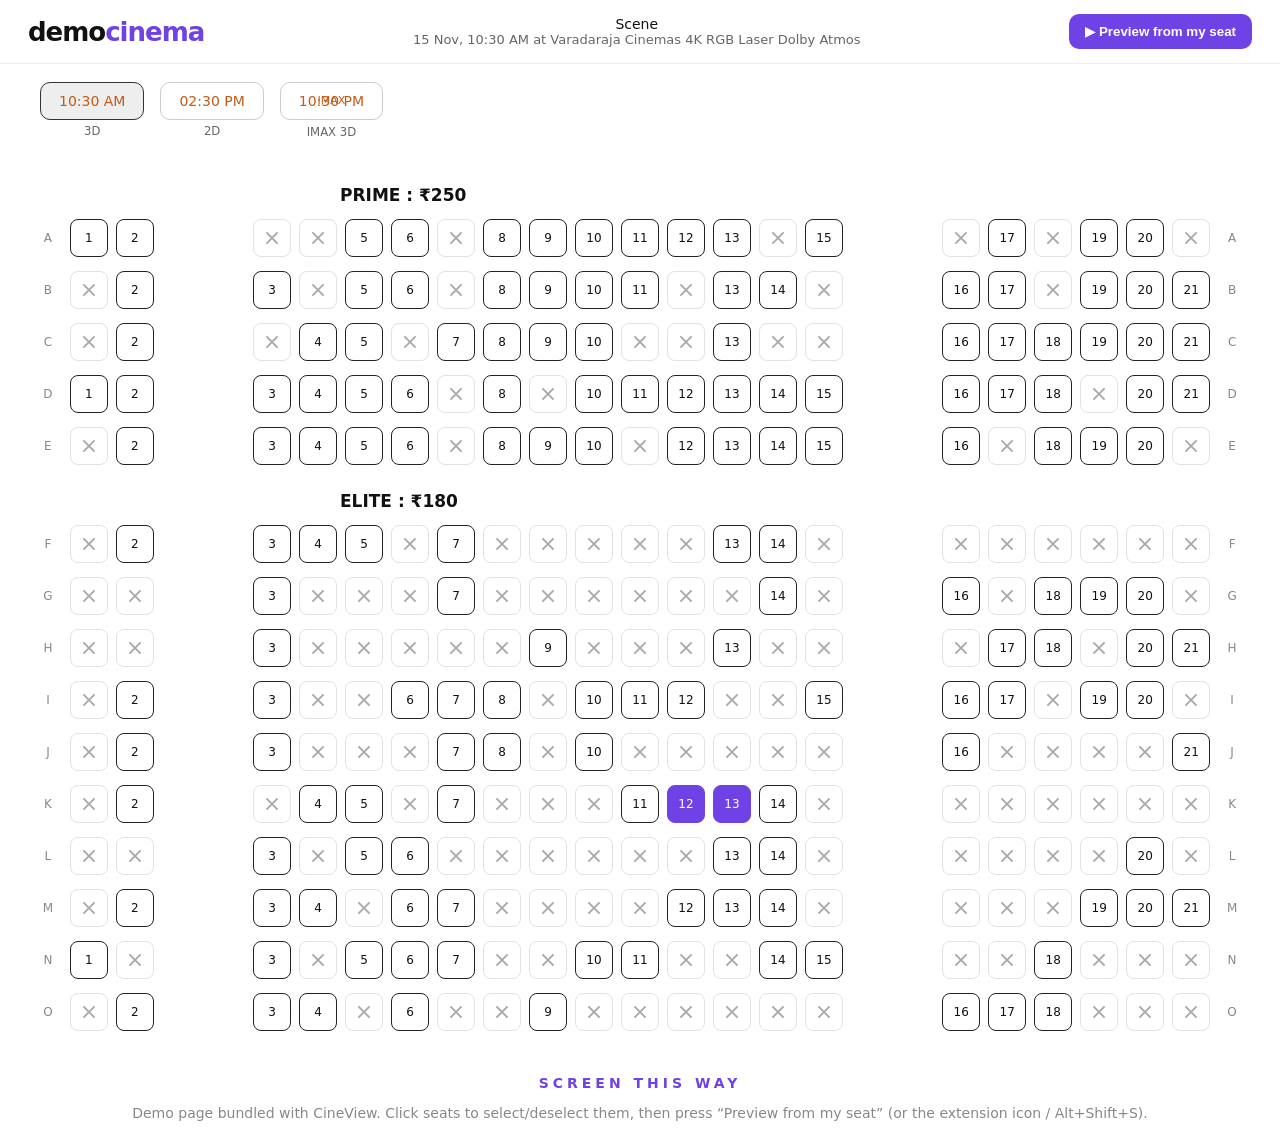
<file: demo/demo.html>
<!doctype html>
<html><head><meta charset="utf-8"><title>page loaded</title>
<link rel="stylesheet" href="demo.css"></head>
<body>
  <div aria-live="polite" style="position:absolute;width:1px;height:1px;overflow:hidden;clip:rect(0 0 0 0)"><h1 style="font-size:30px">page loaded</h1></div>
  <header><div class="logo">demo<b>cinema</b></div>
    <div class="ttl"><div class="name">Scene</div><div class="sub">15 Nov, 10:30 AM at Varadaraja Cinemas 4K RGB Laser Dolby Atmos </div></div>
    <button id="go">▶ Preview from my seat</button></header>
  <div class="shows"><div class="chip on"><b>10:30 AM</b><small>3D</small></div><div class="chip"><b>02:30 PM</b><small>2D</small></div><div class="chip"><b>10:30 PM</b><i>IMAX</i><small>IMAX 3D</small></div></div>
  <main id="layout"></main>
  <div class="screenlbl">SCREEN THIS WAY</div>
  <p class="tip">Demo page bundled with CineView. Click seats to select/deselect them, then press “Preview from my seat” (or the extension icon / Alt+Shift+S).</p>
  <script src="../content/geometry.js"></script>
  <script src="../content/detector.js"></script>
  <script src="../content/overlay.js"></script>
  <script src="../content/main.js"></script>
  <script src="demo.js"></script>
</body></html>
</file>
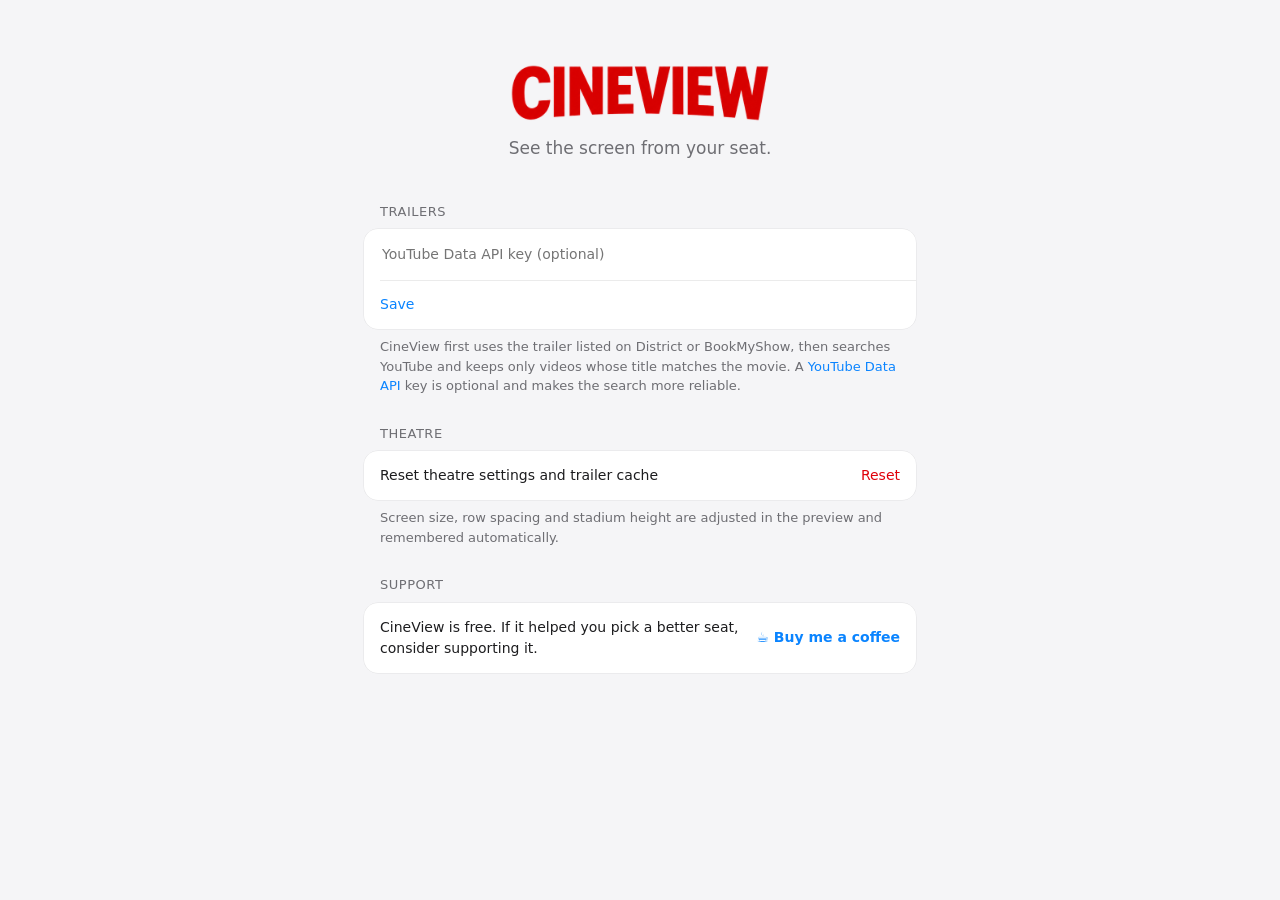
<file: extension/options/options.html>
<!doctype html>
<html><head><meta charset="utf-8"><title>CineView Settings</title>
<style>
:root { color-scheme: light dark; --bg: #f5f5f7; --fg: #1d1d1f; --sub: #6e6e73; --card: #fff; --line: rgba(0,0,0,.08); --red: #e0000a; }
@media (prefers-color-scheme: dark) { :root { --bg: #000; --fg: #f5f5f7; --sub: #98989d; --card: #1c1c1e; --line: rgba(255,255,255,.1); --red: #ff2d2d; } }
* { box-sizing: border-box; margin: 0; }
body { background: var(--bg); color: var(--fg); font: 14px/1.5 -apple-system, BlinkMacSystemFont, "SF Pro Text", "Helvetica Neue", system-ui, sans-serif; -webkit-font-smoothing: antialiased; }
main { max-width: 600px; margin: 64px auto; padding: 0 24px; }
.hero { text-align: center; margin-bottom: 40px; }
.hero img.wm { width: 260px; max-width: 80%; height: auto; display: block; margin: 0 auto 14px; }
h1 { font-size: 34px; font-weight: 700; letter-spacing: -.03em; margin-top: 16px; } h1 em { font-style: normal; color: var(--red); }
.hero p { color: var(--sub); font-size: 17px; }
h2 { font-size: 13px; font-weight: 400; text-transform: uppercase; letter-spacing: .04em; color: var(--sub); margin: 28px 16px 8px; }
.card { background: var(--card); border-radius: 14px; box-shadow: 0 0 0 .5px var(--line); overflow: hidden; }
.row { padding: 14px 16px; position: relative; } .row + .row::before { content: ""; position: absolute; top: 0; left: 16px; right: 0; height: .5px; background: var(--line); }
.note { color: var(--sub); font-size: 13px; margin: 8px 16px 0; }
input { width: 100%; border: 0; background: transparent; color: inherit; font: inherit; outline: none; }
.actions { display: flex; align-items: center; justify-content: space-between; }
button { border: 0; background: none; color: #0a84ff; font: inherit; cursor: pointer; padding: 0; }
button.danger { color: var(--red); }
#saved { color: #30d158; font-size: 13px; opacity: 0; transition: opacity .3s; } #saved.on { opacity: 1; }
a { color: #0a84ff; text-decoration: none; }
.coffee { white-space: nowrap; font-weight: 600; }
</style></head>
<body><main>
  <div class="hero"><img class="wm" src="../icons/wordmark-transparent.png" alt="CineView"><p>See the screen from your seat.</p></div>
  <h2>Trailers</h2>
  <div class="card">
    <div class="row"><input id="key" placeholder="YouTube Data API key (optional)" autocomplete="off" spellcheck="false"></div>
    <div class="row actions"><button id="save">Save</button><span id="saved">Saved</span></div>
  </div>
  <p class="note">CineView first uses the trailer listed on District or BookMyShow, then searches YouTube and keeps only videos whose title matches the movie. A
    <a href="https://console.cloud.google.com/apis/library/youtube.googleapis.com" target="_blank">YouTube Data API</a> key is optional and makes the search more reliable.</p>
  <h2>Theatre</h2>
  <div class="card"><div class="row actions"><span>Reset theatre settings and trailer cache</span><button class="danger" id="reset">Reset</button></div></div>
  <p class="note">Screen size, row spacing and stadium height are adjusted in the preview and remembered automatically.</p>
  <h2>Support</h2>
  <div class="card"><div class="row actions"><span>CineView is free. If it helped you pick a better seat, consider supporting it.</span><a class="coffee" href="https://buymeacoffee.com/bharathshiva" target="_blank" rel="noopener">☕ Buy me a coffee</a></div></div>
</main><script src="options.js"></script></body></html>
</file>
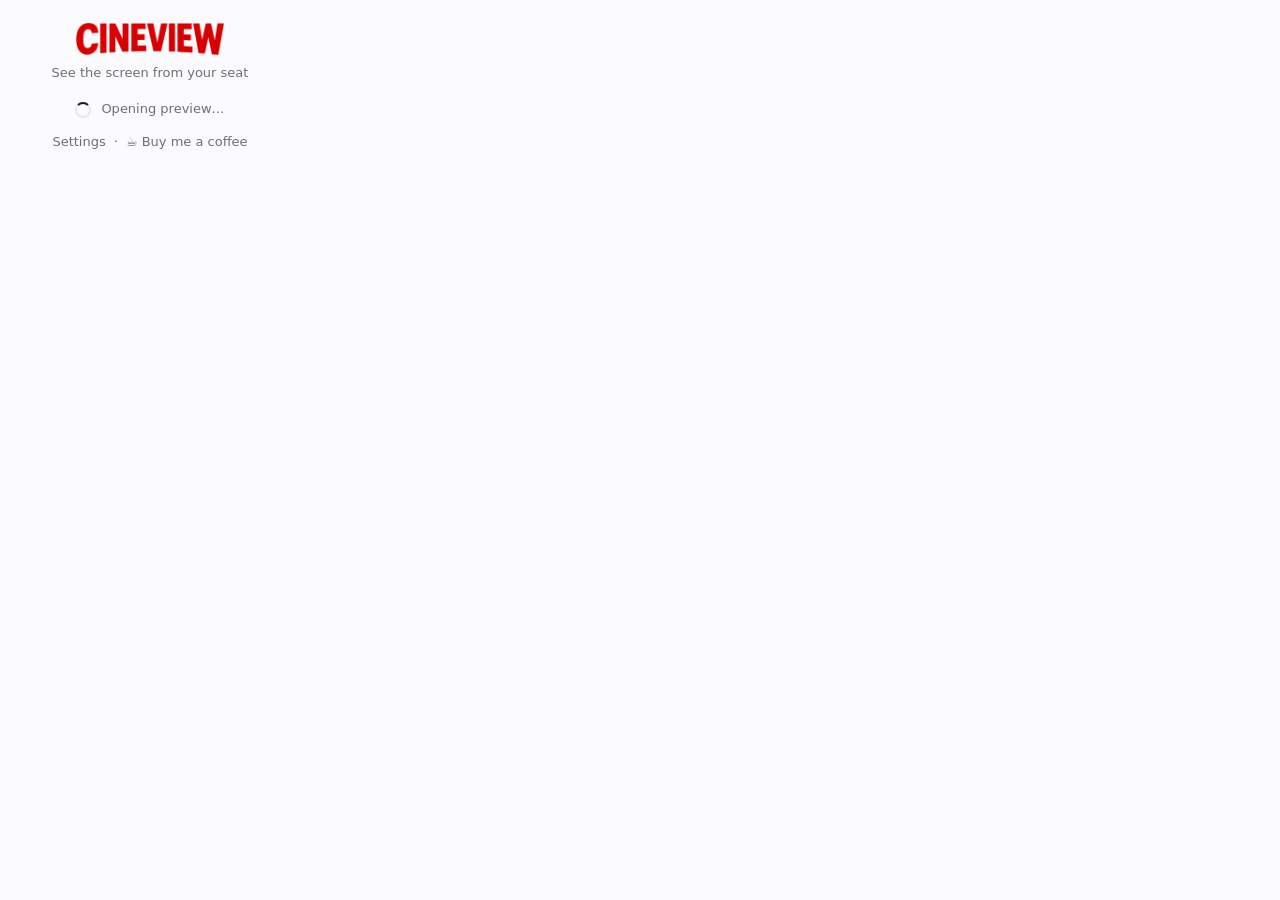
<file: extension/popup/popup.html>
<!doctype html>
<html><head><meta charset="utf-8"><link rel="stylesheet" href="popup.css"></head>
<body>
  <header><img class="wm" src="../icons/wordmark-transparent.png" alt="CineView"><p>See the screen from your seat</p></header>
  <div id="busy" class="busy"><span class="spin"></span>Opening preview…</div>
  <div id="help" hidden>
    <p class="lead" id="msg"></p>
    <ol>
      <li>Open a movie on <b>District</b> or <b>BookMyShow</b></li>
      <li>Choose a showtime and select your seats</li>
      <li>Click CineView or press <kbd>⌥</kbd><kbd>⇧</kbd><kbd>S</kbd></li>
    </ol>
    <button id="demo">Try the demo theatre</button>
  </div>
  <footer><a href="#" id="opts">Settings</a><span class="dot">·</span><a href="https://buymeacoffee.com/bharathshiva" target="_blank" rel="noopener">☕ Buy me a coffee</a></footer>
  <script src="popup.js"></script>
</body></html>
</file>
<file: demo/demo.css>
body { margin: 0; font: 14px system-ui, sans-serif; color: #111; background: #fff; }
header { display: flex; align-items: center; gap: 20px; padding: 14px 28px; border-bottom: 1px solid #eee; position: sticky; top: 0; background: #fff; z-index: 5; }
.logo { font-weight: 900; font-size: 26px; letter-spacing: -1px; } .logo b { color: #6e42e5; }
.ttl { flex: 1; text-align: center; } h1 { margin: 0; font-size: 24px; } .sub { color: #666; font-size: 13px; }
#go { background: #6e42e5; color: #fff; border: 0; border-radius: 10px; padding: 10px 16px; font-weight: 700; cursor: pointer; }
main { padding: 20px 40px; overflow-x: auto; }
.section { font-weight: 700; margin: 26px 0 14px 300px; font-size: 17px; }
.row { display: flex; gap: 14px; margin-bottom: 14px; align-items: center; }
.rl { width: 20px; color: #888; font-size: 12px; text-align: center; }
.blk { display: flex; gap: 8px; } .gap { width: 90px; }
.seat { width: 36px; height: 36px; border: 1.5px solid #222; border-radius: 8px; display: grid; place-items: center; font-size: 12px; cursor: pointer; background: #fff; }
.seat.sold { border-color: #e2e2e2; cursor: default; }
.seat.sold svg { width: 14px; height: 14px; stroke: #aaa; }
.seat.sel { background: #6e42e5; border-color: #6e42e5; color: #fff; }
.screenlbl { text-align: center; letter-spacing: 4px; color: #6e42e5; font-weight: 700; margin: 10px 0; }
.tip { text-align: center; color: #888; }
.shows { display: flex; gap: 16px; padding: 18px 40px 0; }
.chip { display: flex; flex-direction: column; align-items: center; gap: 4px; }
.chip b { border: 1px solid #ccc; border-radius: 10px; padding: 10px 18px; font-weight: 500; color: #c45a17; }
.chip.on b { background: #eee; border-color: #333; }
.chip i { font-style: normal; font-size: 11px; color: #c45a17; margin-top: -30px; margin-bottom: 14px; }
.chip small { color: #666; }
</file>
<file: extension/popup/popup.css>
:root { color-scheme: light dark; --bg: #fbfbfd; --fg: #1d1d1f; --sub: #6e6e73; --card: #fff; --line: rgba(0,0,0,.08); --red: #e0000a; }
[hidden] { display: none !important; }
@media (prefers-color-scheme: dark) { :root { --bg: #1c1c1e; --fg: #f5f5f7; --sub: #98989d; --card: #2c2c2e; --line: rgba(255,255,255,.1); --red: #ff2d2d; } }
* { box-sizing: border-box; margin: 0; }
body { width: 300px; padding: 18px; background: var(--bg); color: var(--fg);
  font: 13px/1.45 -apple-system, BlinkMacSystemFont, "SF Pro Text", "Helvetica Neue", system-ui, sans-serif; -webkit-font-smoothing: antialiased; }
header { display: flex; flex-direction: column; align-items: center; gap: 8px; text-align: center; padding-top: 4px; }
header img.wm { width: 150px; height: auto; display: block; }
h1 { font-size: 19px; font-weight: 700; letter-spacing: -.02em; } h1 em { font-style: normal; color: var(--red); }
header p { color: var(--sub); }
.busy { justify-content: center; }
.busy { display: flex; align-items: center; gap: 10px; margin-top: 18px; color: var(--sub); }
.spin { width: 16px; height: 16px; border-radius: 50%; border: 2px solid var(--line); border-top-color: var(--fg); animation: s 1s linear infinite; }
@keyframes s { to { transform: rotate(360deg) } }
.lead { margin-top: 18px; font-weight: 600; font-size: 14px; }
ol { margin: 10px 0 16px; padding: 4px 0; list-style: none; counter-reset: n; background: var(--card); border-radius: 12px; box-shadow: 0 0 0 .5px var(--line); }
li { counter-increment: n; display: block; padding: 9px 12px 9px 40px; position: relative; }
li + li::before { content: ""; position: absolute; top: 0; left: 40px; right: 0; height: .5px; background: var(--line); }
li b { font-weight: 600; }
ol li { position: relative; } ol li::after { content: counter(n); position: absolute; left: 12px; top: 9px; width: 18px; height: 18px; border-radius: 50%;
  background: var(--fg); color: var(--bg); font-size: 11px; font-weight: 700; display: grid; place-items: center; }
kbd { font: inherit; font-size: 11px; padding: 1px 5px; border-radius: 5px; background: var(--bg); box-shadow: 0 0 0 .5px var(--line); }
button { width: 100%; height: 36px; border: 0; border-radius: 10px; background: var(--fg); color: var(--bg); font: inherit; font-weight: 600; cursor: pointer; transition: opacity .2s; }
button:hover { opacity: .86; }
footer { margin-top: 14px; text-align: center; } a { color: var(--sub); text-decoration: none; } a:hover { color: var(--fg); }footer .dot { color: var(--sub); margin: 0 8px; }
</file>
